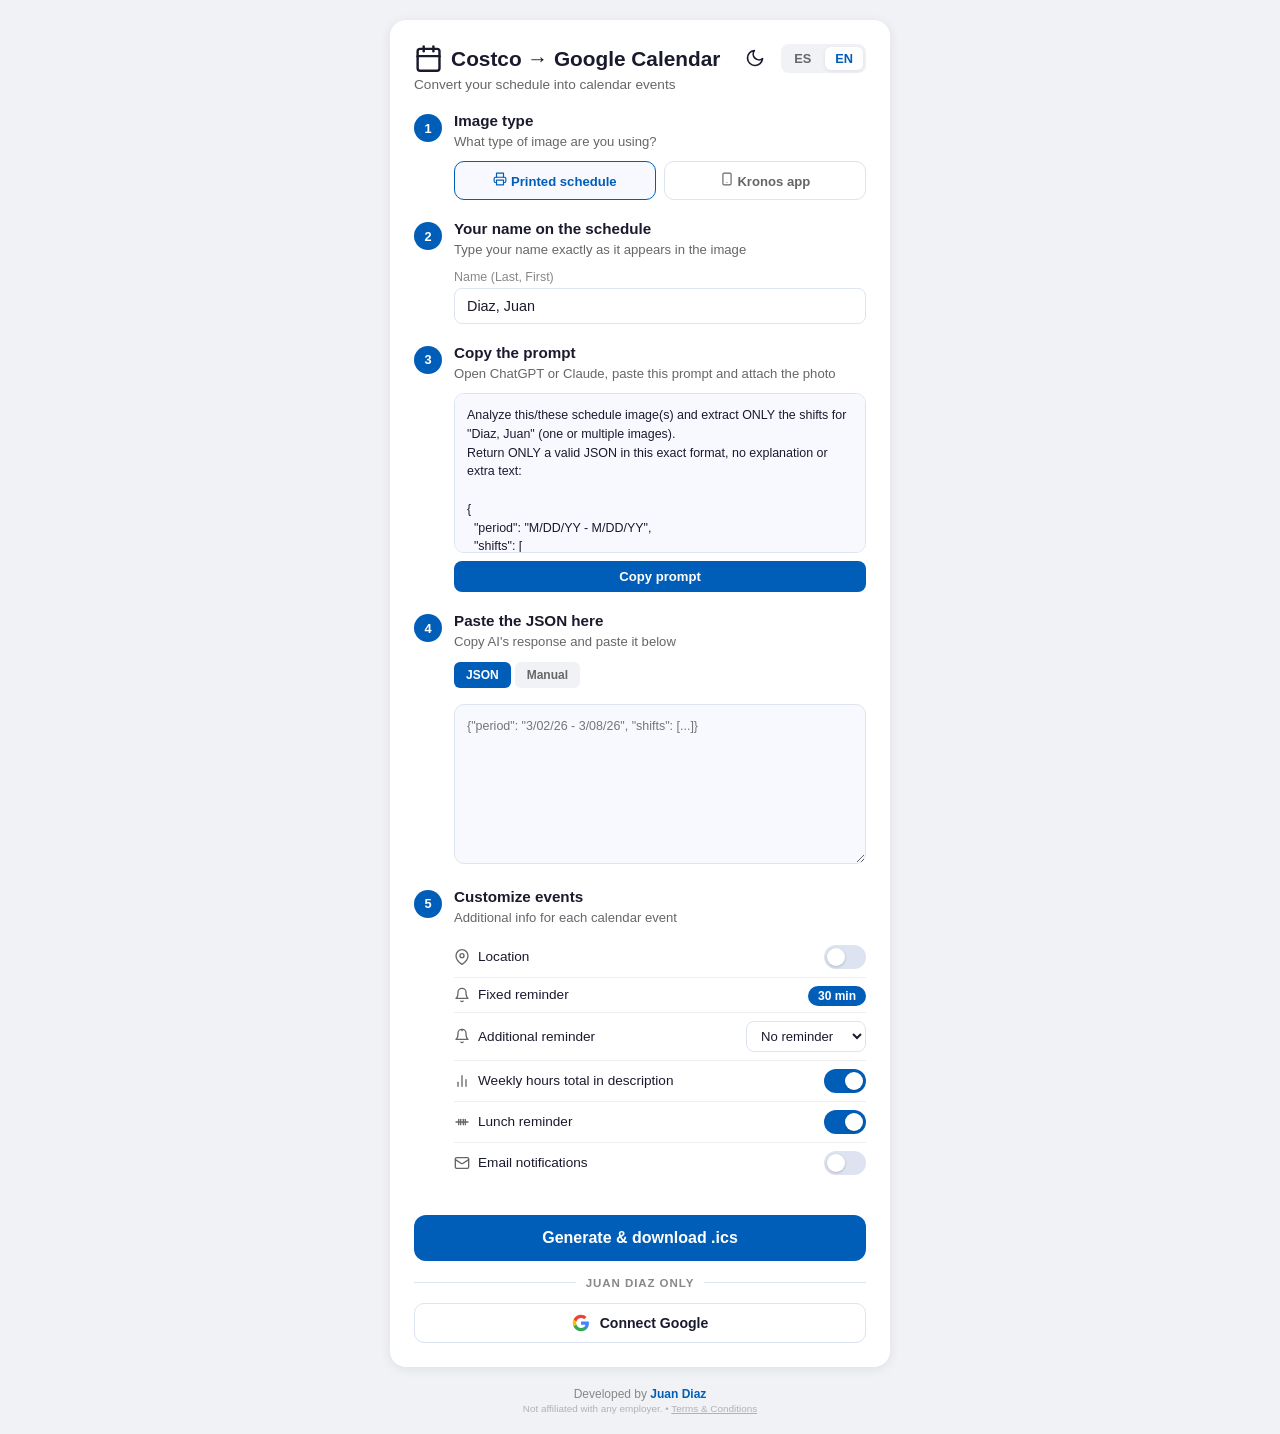
<file: index.html>
<!doctype html>
<html lang="en">
  <head>
    <meta charset="UTF-8" />
    <meta name="viewport" content="width=device-width, initial-scale=1.0" />
    <title>Costco → Google Calendar | Juan Diaz</title>
    <meta
      name="description"
      content="Convert your schedule Image to Google Calendar events."
    />
    <meta name="author" content="Juan Diaz" />
    <meta name="robots" content="index, follow" />
    <link
      rel="icon"
      href="data:image/svg+xml,%3Csvg xmlns='http://www.w3.org/2000/svg' viewBox='0 0 100 100'%3E%3Ctext y='.9em' font-size='90'%3E📅%3C/text%3E%3C/svg%3E"
      type="image/svg+xml"
    />
    <link rel="stylesheet" href="styles.css" />
    <script src="https://accounts.google.com/gsi/client" async defer></script>
    <script
      async
      src="https://www.googletagmanager.com/gtag/js?id=G-KVRXZGZP52"
    ></script>
    <script>
      window.dataLayer = window.dataLayer || [];
      function gtag() {
        dataLayer.push(arguments);
      }
      gtag("js", new Date());
      gtag("config", "G-KVRXZGZP52");
    </script>
  </head>
  <body>
    <div class="card">
      <div class="header-row">
        <div>
          <h1>
            <svg
              class="icon"
              width="22"
              height="22"
              viewBox="0 0 24 24"
              fill="none"
              stroke="currentColor"
              stroke-width="2"
              stroke-linecap="round"
              stroke-linejoin="round"
            >
              <rect x="3" y="4" width="18" height="18" rx="2" />
              <line x1="16" y1="2" x2="16" y2="6" />
              <line x1="8" y1="2" x2="8" y2="6" />
              <line x1="3" y1="10" x2="21" y2="10" />
            </svg>
            Costco &rarr; Google Calendar
          </h1>
          <p class="subtitle" id="txt-subtitle"></p>
        </div>
        <div style="display: flex; gap: 8px; align-items: flex-start">
          <button
            class="theme-toggle"
            id="themeToggle"
            onclick="toggleTheme()"
            title="Toggle theme"
          ></button>
          <div class="lang-toggle">
            <button class="lang-btn" id="btn-es" onclick="setLang('es')">
              ES
            </button>
            <button class="lang-btn active" id="btn-en" onclick="setLang('en')">
              EN
            </button>
          </div>
        </div>
      </div>

      <!-- Step 1 -->
      <div class="step">
        <div class="step-num">1</div>
        <div class="step-content">
          <div class="step-title" id="txt-step1-title"></div>
          <div class="step-desc" id="txt-step1-desc"></div>
          <div class="image-mode-toggle">
            <button
              class="image-mode-btn active"
              id="imgmode-btn-printed"
              onclick="setImageMode('printed')"
            >
              <svg
                width="14"
                height="14"
                viewBox="0 0 24 24"
                fill="none"
                stroke="currentColor"
                stroke-width="2"
                stroke-linecap="round"
                stroke-linejoin="round"
              >
                <polyline points="6 9 6 2 18 2 18 9" />
                <path
                  d="M6 18H4a2 2 0 0 1-2-2v-5a2 2 0 0 1 2-2h16a2 2 0 0 1 2 2v5a2 2 0 0 1-2 2h-2"
                />
                <rect x="6" y="14" width="12" height="8" />
              </svg>
              <span id="txt-imgmode-printed"></span>
            </button>
            <button
              class="image-mode-btn"
              id="imgmode-btn-kronos"
              onclick="setImageMode('kronos')"
            >
              <svg
                width="14"
                height="14"
                viewBox="0 0 24 24"
                fill="none"
                stroke="currentColor"
                stroke-width="2"
                stroke-linecap="round"
                stroke-linejoin="round"
              >
                <rect x="5" y="2" width="14" height="20" rx="2" />
                <line x1="12" y1="18" x2="12.01" y2="18" />
              </svg>
              <span id="txt-imgmode-kronos"></span>
            </button>
          </div>
        </div>
      </div>

      <!-- Step 2: Name -->
      <div class="step" id="nameStep">
        <div class="step-num">2</div>
        <div class="step-content">
          <div class="step-title" id="txt-step2-title"></div>
          <div class="step-desc" id="txt-step2-desc"></div>
          <div class="name-input-wrap">
            <label id="txt-name-label"></label>
            <input
              type="text"
              class="name-input"
              id="employeeName"
              value="Diaz, Juan"
              oninput="onNameInput()"
            />
          </div>
        </div>
      </div>

      <!-- Step 3: Prompt -->
      <div class="step">
        <div class="step-num" id="stepnum-prompt">3</div>
        <div class="step-content">
          <div class="step-title" id="txt-step3-title"></div>
          <div class="step-desc" id="txt-step3-desc"></div>
          <div class="prompt-box" id="promptText"></div>
          <button
            class="copy-btn"
            id="copyPromptBtn"
            onclick="copyPrompt()"
          ></button>
        </div>
      </div>

      <!-- Step 4: JSON / Manual -->
      <div class="step">
        <div class="step-num" id="stepnum-json">4</div>
        <div class="step-content">
          <div class="step-title" id="txt-step4-title"></div>
          <div class="step-desc" id="txt-step4-desc"></div>
          <div class="input-toggle">
            <button
              class="input-toggle-btn active"
              id="btn-json"
              onclick="setInputMode('json')"
            >
              JSON
            </button>
            <button
              class="input-toggle-btn"
              id="btn-manual"
              onclick="setInputMode('manual')"
            >
              Manual
            </button>
          </div>
          <textarea
            id="jsonInput"
            oninput="validateJsonInputLive()"
            placeholder='{"period": "3/02/26 - 3/08/26", "shifts": [...]}'
          ></textarea>
          <button
            class="fix-json-btn"
            id="fixJsonBtn"
            onclick="fixJsonInput()"
            style="display: none"
          ></button>
          <div class="json-validation" id="jsonValidation"></div>
          <div id="manualInput" style="display: none">
            <div class="manual-row">
              <input type="date" id="manualDate" class="manual-input" />
              <input type="time" id="manualStart" class="manual-input small" />
              <span>-</span>
              <input type="time" id="manualEnd" class="manual-input small" />
              <button class="add-shift-btn" onclick="addShift()">+</button>
            </div>
            <div class="manual-shifts" id="manualShiftsList"></div>
            <button
              class="clear-shifts-btn"
              onclick="clearManualShifts()"
              id="txt-clear-btn"
            ></button>
          </div>
        </div>
      </div>

      <!-- Step 5: Options -->
      <div class="step">
        <div class="step-num" id="stepnum-options">5</div>
        <div class="step-content">
          <div class="step-title" id="txt-step5-title"></div>
          <div class="step-desc" id="txt-step5-desc"></div>

          <!-- Location -->
          <div class="option-row">
            <div class="option-label-wrap">
              <svg
                class="opt-icon"
                width="16"
                height="16"
                viewBox="0 0 24 24"
                fill="none"
                stroke="currentColor"
                stroke-width="2"
                stroke-linecap="round"
                stroke-linejoin="round"
              >
                <path d="M21 10c0 7-9 13-9 13s-9-6-9-13a9 9 0 0 1 18 0z" />
                <circle cx="12" cy="10" r="3" />
              </svg>
              <label class="option-label" id="txt-opt-location-label"></label>
            </div>
            <div class="option-control">
              <label class="toggle-switch">
                <input type="checkbox" id="locationToggle" />
                <span class="toggle-slider"></span>
              </label>
              <select class="reminder-select" id="locationSelect" style="display: none; margin-left: 8px;">
                <option value="500 Tyvola Rd, Charlotte, NC 28217" selected>
                  CLT
                </option>
                <option value="2125 Matthews Township Pkwy, Matthews, NC 28105">
                  Matthews
                </option>
                <option value="8800 Charlotte Highway, Indian Land, SC 29707">
                  Indian Land
                </option>
                <option value="392 Talbert Rd, Mooresville, NC 28117">
                  Mooresville
                </option>
              </select>
            </div>
          </div>

          <!-- Reminder 1: fixed 30 min -->
          <div class="option-row">
            <div class="option-label-wrap">
              <svg
                class="opt-icon"
                width="16"
                height="16"
                viewBox="0 0 24 24"
                fill="none"
                stroke="currentColor"
                stroke-width="2"
                stroke-linecap="round"
                stroke-linejoin="round"
              >
                <path d="M18 8A6 6 0 0 0 6 8c0 7-3 9-3 9h18s-3-2-3-9" />
                <path d="M13.73 21a2 2 0 0 1-3.46 0" />
              </svg>
              <label class="option-label" id="txt-opt-reminder1-label"></label>
            </div>
            <div class="option-control">
              <span class="reminder-fixed-badge">30 min</span>
            </div>
          </div>

          <!-- Reminder 2: editable -->
          <div class="option-row">
            <div class="option-label-wrap">
              <svg
                class="opt-icon"
                width="16"
                height="16"
                viewBox="0 0 24 24"
                fill="none"
                stroke="currentColor"
                stroke-width="2"
                stroke-linecap="round"
                stroke-linejoin="round"
              >
                <path d="M18 8A6 6 0 0 0 6 8c0 7-3 9-3 9h18s-3-2-3-9" />
                <path d="M13.73 21a2 2 0 0 1-3.46 0" />
                <line x1="12" y1="2" x2="12" y2="4" />
              </svg>
              <label class="option-label" id="txt-opt-reminder2-label"></label>
            </div>
            <div class="option-control">
              <select class="reminder-select" id="reminderSelect">
                <option value="0" id="opt-none" selected></option>
                <option value="15">15 min</option>
                <option value="60">1 h</option>
                <option value="120">2 h</option>
                <option value="180">3 h</option>
                <option value="1440">1 day</option>
              </select>
            </div>
          </div>

          <!-- Weekly summary toggle -->
          <div class="option-row">
            <div class="option-label-wrap">
              <svg
                class="opt-icon"
                width="16"
                height="16"
                viewBox="0 0 24 24"
                fill="none"
                stroke="currentColor"
                stroke-width="2"
                stroke-linecap="round"
                stroke-linejoin="round"
              >
                <line x1="18" y1="20" x2="18" y2="10" />
                <line x1="12" y1="20" x2="12" y2="4" />
                <line x1="6" y1="20" x2="6" y2="14" />
              </svg>
              <label class="option-label" id="txt-opt-weekly-label"></label>
            </div>
            <div class="option-control">
              <label class="toggle-switch">
                <input type="checkbox" id="weeklyToggle" checked />
                <span class="toggle-slider"></span>
              </label>
            </div>
          </div>

          <!-- Lunch reminder toggle -->
          <div class="option-row">
            <div class="option-label-wrap">
              <svg
                class="opt-icon"
                width="16"
                height="16"
                viewBox="0 0 24 24"
                fill="none"
                stroke="currentColor"
                stroke-width="2"
                stroke-linecap="round"
                stroke-linejoin="round"
              >
                <path d="M3 12h18" />
                <path d="M7 8v8" />
                <path d="M17 8v8" />
                <path d="M10 8v8" />
                <path d="M14 8v8" />
              </svg>
              <label class="option-label" id="txt-opt-lunch-label"></label>
            </div>
            <div class="option-control">
              <label class="toggle-switch">
                <input type="checkbox" id="lunchToggle" checked />
                <span class="toggle-slider"></span>
              </label>
            </div>
          </div>

          <!-- Email notifications toggle -->
          <div class="option-row">
            <div class="option-label-wrap">
              <svg
                class="opt-icon"
                width="16"
                height="16"
                viewBox="0 0 24 24"
                fill="none"
                stroke="currentColor"
                stroke-width="2"
                stroke-linecap="round"
                stroke-linejoin="round"
              >
                <rect width="20" height="16" x="2" y="4" rx="2" />
                <path d="m22 7-8.97 5.7a1.94 1.94 0 0 1-2.06 0L2 7" />
              </svg>
              <label class="option-label" id="txt-opt-email-label"></label>
            </div>
            <div class="option-control">
              <label class="toggle-switch">
                <input type="checkbox" id="emailToggle" />
                <span class="toggle-slider"></span>
              </label>
            </div>
          </div>
        </div>
      </div>

      <!-- Generate (everyone) -->
      <button
        class="generate-btn"
        id="txt-generate-btn"
        onclick="generate()"
      ></button>

      <!-- Juan Diaz only -->
      <div id="juanSection" style="display: none">
        <div class="juan-divider"><span id="txt-juan-divider"></span></div>

        <div id="googleAuthRow">
          <div id="googleSignedOut">
            <button class="google-btn" onclick="signInWithGoogle()">
              <svg
                width="18"
                height="18"
                viewBox="0 0 24 24"
                xmlns="http://www.w3.org/2000/svg"
              >
                <path
                  d="M22.56 12.25c0-.78-.07-1.53-.2-2.25H12v4.26h5.92c-.26 1.37-1.04 2.53-2.21 3.31v2.77h3.57c2.08-1.92 3.28-4.74 3.28-8.09z"
                  fill="#4285F4"
                />
                <path
                  d="M12 23c2.97 0 5.46-.98 7.28-2.66l-3.57-2.77c-.98.66-2.23 1.06-3.71 1.06-2.86 0-5.29-1.93-6.16-4.53H2.18v2.84C3.99 20.53 7.7 23 12 23z"
                  fill="#34A853"
                />
                <path
                  d="M5.84 14.09c-.22-.66-.35-1.36-.35-2.09s.13-1.43.35-2.09V7.07H2.18C1.43 8.55 1 10.22 1 12s.43 3.45 1.18 4.93l3.66-2.84z"
                  fill="#FBBC05"
                />
                <path
                  d="M12 5.38c1.62 0 3.06.56 4.21 1.64l3.15-3.15C17.45 2.09 14.97 1 12 1 7.7 1 3.99 3.47 2.18 7.07l3.66 2.84c.87-2.6 3.3-4.53 6.16-4.53z"
                  fill="#EA4335"
                />
              </svg>
              <span id="txt-google-signin"></span>
            </button>
          </div>
          <div id="googleSignedIn" style="display: none">
            <div class="signed-in-row">
              <div class="signed-in-info">
                <span class="signed-in-dot"></span>
                <span id="signedInEmail" class="signed-in-email"></span>
              </div>
              <button
                class="sign-out-btn"
                onclick="signOut()"
                id="txt-signout-btn"
              ></button>
            </div>
            <div class="google-action-btns">
              <div class="google-action-row">
                <button
                  class="google-action-btn calendar-btn"
                  id="txt-send-calendar"
                  onclick="sendToGoogleCalendar()"
                >
                  <svg
                    width="14"
                    height="14"
                    viewBox="0 0 24 24"
                    fill="none"
                    stroke="currentColor"
                    stroke-width="2.5"
                    stroke-linecap="round"
                    stroke-linejoin="round"
                  >
                    <rect x="3" y="4" width="18" height="18" rx="2" />
                    <line x1="16" y1="2" x2="16" y2="6" />
                    <line x1="8" y1="2" x2="8" y2="6" />
                    <line x1="3" y1="10" x2="21" y2="10" />
                  </svg>
                  <span></span>
                </button>
                <button
                  class="google-action-btn sheets-btn"
                  id="txt-send-sheets"
                  onclick="sendToSheets()"
                >
                  <svg
                    width="14"
                    height="14"
                    viewBox="0 0 24 24"
                    fill="none"
                    stroke="currentColor"
                    stroke-width="2.5"
                    stroke-linecap="round"
                    stroke-linejoin="round"
                  >
                    <rect x="3" y="3" width="18" height="18" rx="2" />
                    <line x1="3" y1="9" x2="21" y2="9" />
                    <line x1="3" y1="15" x2="21" y2="15" />
                    <line x1="9" y1="3" x2="9" y2="21" />
                  </svg>
                  <span></span>
                </button>
                <button
                  class="google-action-btn both-btn"
                  id="txt-send-both"
                  onclick="sendToBoth()"
                >
                  <svg
                    width="14"
                    height="14"
                    viewBox="0 0 24 24"
                    fill="none"
                    stroke="currentColor"
                    stroke-width="2.5"
                    stroke-linecap="round"
                    stroke-linejoin="round"
                  >
                    <polyline points="20 6 9 17 4 12" />
                  </svg>
                  <span></span>
                </button>
              </div>
              <div class="google-action-row">
                <button
                  class="google-action-btn sheets-btn"
                  id="txt-open-sheet"
                  onclick="openOwnerSheet()"
                  style="display: none"
                >
                  <svg
                    width="14"
                    height="14"
                    viewBox="0 0 24 24"
                    fill="none"
                    stroke="currentColor"
                    stroke-width="2.5"
                    stroke-linecap="round"
                    stroke-linejoin="round"
                  >
                    <path d="M14 3h7v7" />
                    <path d="M10 14L21 3" />
                    <path d="M21 14v7h-7" />
                    <path d="M3 10V3h7" />
                  </svg>
                  <span></span>
                </button>
                <button
                  class="google-action-btn stats-btn"
                  id="txt-view-stats"
                  onclick="openStats()"
                  style="display: none"
                >
                  <svg
                    width="14"
                    height="14"
                    viewBox="0 0 24 24"
                    fill="none"
                    stroke="currentColor"
                    stroke-width="2.5"
                    stroke-linecap="round"
                    stroke-linejoin="round"
                  >
                    <line x1="18" y1="20" x2="18" y2="10" />
                    <line x1="12" y1="20" x2="12" y2="4" />
                    <line x1="6" y1="20" x2="6" y2="14" />
                  </svg>
                  <span></span>
                </button>
              </div>
            </div>
          </div>
        </div>
        <div
          class="google-status"
          id="googleStatus"
          style="display: none"
        ></div>
      </div>

      <div class="error" id="errorBox"></div>
      <div class="success" id="successBox"></div>

      <div class="preview" id="preview">
        <hr class="divider" />
        <div class="preview-header">
          <div class="preview-title" id="txt-preview-title"></div>
          <div class="weekly-summary" id="weeklySummary"></div>
        </div>
        <div id="shiftList"></div>
      </div>
    </div>

    <footer class="footer">
      <p>
        Developed by
        <a href="https://jpdiaz.dev" target="_blank" rel="noopener noreferrer"
          ><strong>Juan Diaz</strong></a
        >
      </p>
      <p class="footer-legal">
        Not affiliated with any employer. •
        <a href="terms.html" id="terms-link" style="color: inherit; text-decoration: underline;">Terms & Conditions</a>
      </p>
    </footer>
    <script src="script.js"></script>
  </body>
</html>
</file>
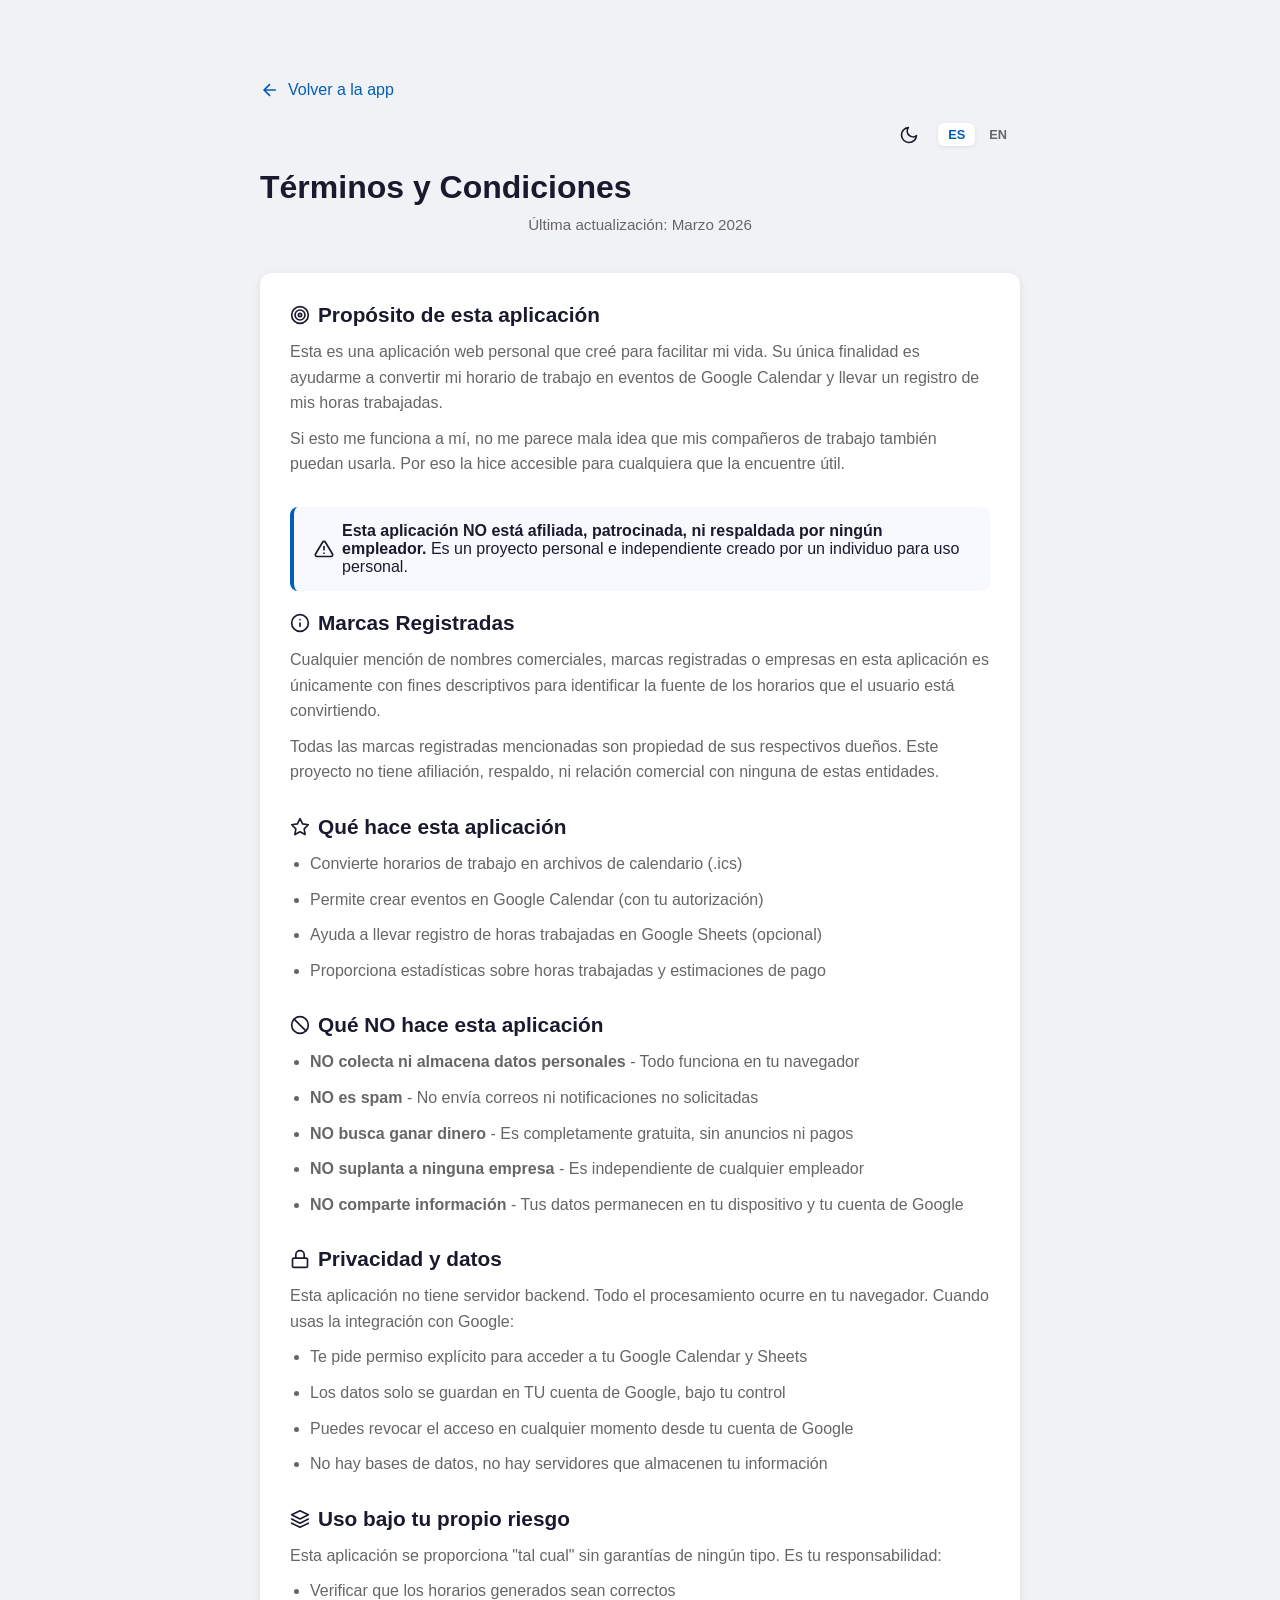
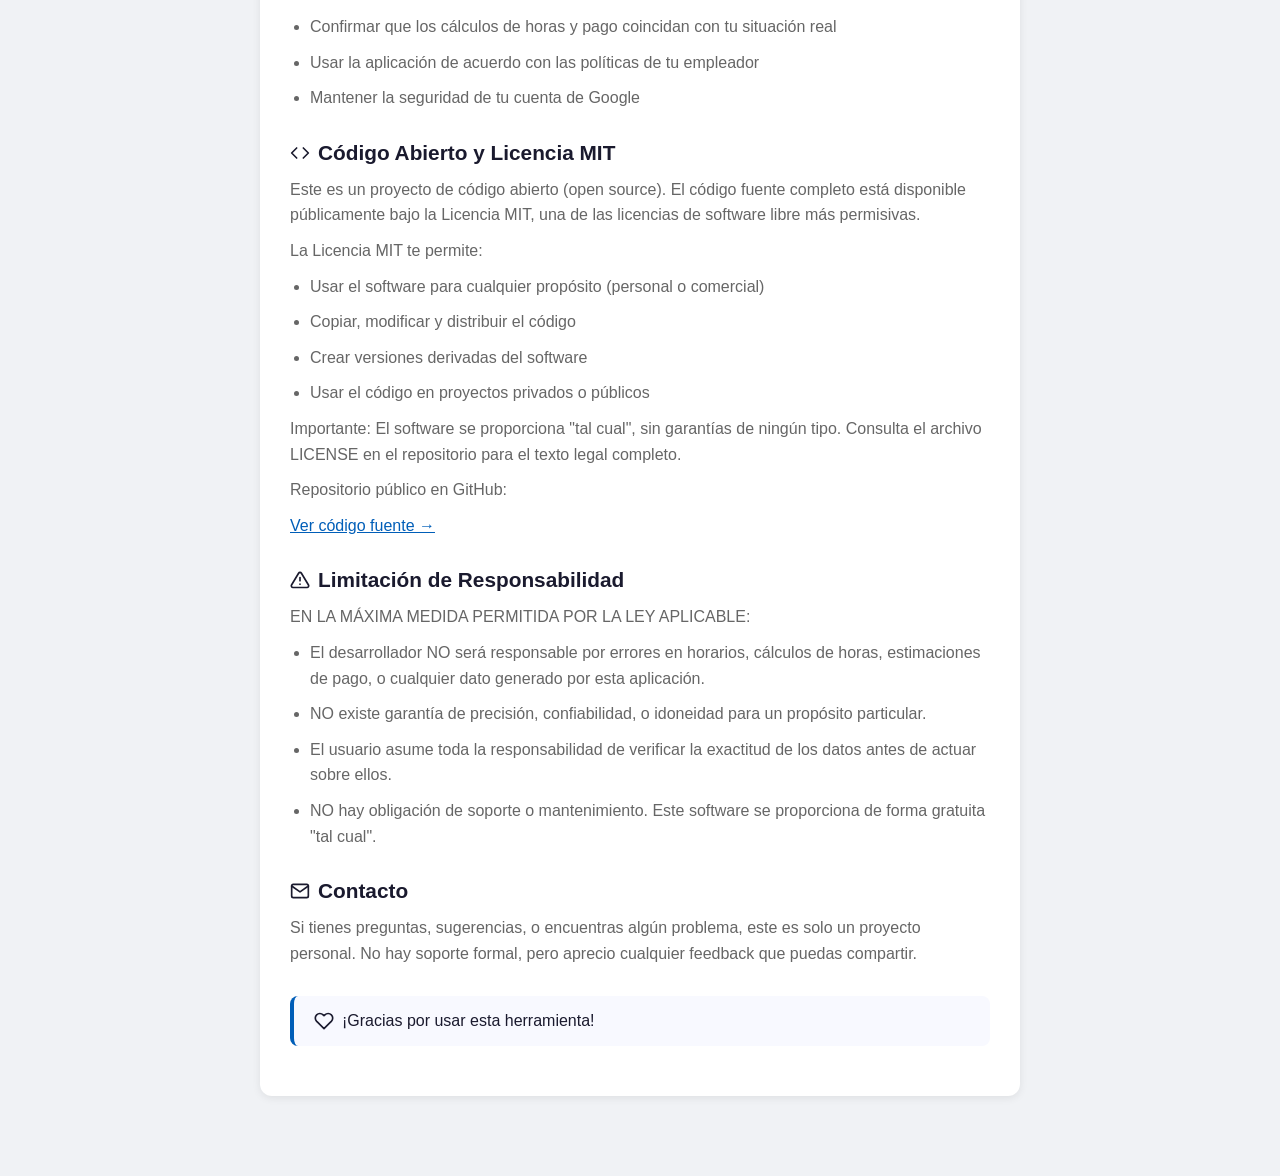
<file: terms.html>
<!doctype html>
<html lang="en">
  <head>
    <meta charset="UTF-8" />
    <meta name="viewport" content="width=device-width, initial-scale=1.0" />
    <title>Terms & Conditions - Costco → Google Calendar | Juan Diaz</title>
    <link
      rel="icon"
      href="data:image/svg+xml,%3Csvg xmlns='http://www.w3.org/2000/svg' viewBox='0 0 100 100'%3E%3Ctext y='.9em' font-size='90'%3E📅%3C/text%3E%3C/svg%3E"
      type="image/svg+xml"
    />
    <link rel="stylesheet" href="styles.css" />
    <style>
      .terms-container {
        max-width: 800px;
        margin: 40px auto;
        padding: 20px;
      }

      .terms-header {
        text-align: center;
        margin-bottom: 40px;
      }

      .terms-header h1 {
        font-size: 2rem;
        margin-bottom: 10px;
        color: var(--text);
      }

      .terms-header p {
        color: var(--text-secondary);
        font-size: 0.95rem;
      }

      .terms-content {
        background: var(--card-bg);
        border-radius: 12px;
        padding: 30px;
        box-shadow: 0 2px 8px var(--shadow);
        transition: background 0.3s;
      }

      .terms-section {
        margin-bottom: 30px;
      }

      .terms-section h2 {
        font-size: 1.3rem;
        margin-bottom: 12px;
        color: var(--text);
        display: flex;
        align-items: center;
        gap: 8px;
      }

      .terms-section p,
      .terms-section li {
        color: var(--text-secondary);
        line-height: 1.6;
        margin-bottom: 10px;
      }

      .terms-section ul {
        margin-left: 20px;
      }

      .important-box {
        background: var(--prompt-bg);
        border-left: 4px solid var(--accent);
        padding: 15px 20px;
        border-radius: 8px;
        margin: 20px 0;
      }

      .important-box p {
        margin: 0;
        color: var(--text);
        font-weight: 500;
      }

      .back-link {
        display: inline-flex;
        align-items: center;
        gap: 8px;
        color: var(--accent);
        text-decoration: none;
        font-weight: 500;
        margin-bottom: 20px;
        transition: opacity 0.2s;
      }

      .back-link:hover {
        opacity: 0.7;
      }

      .lang-toggle-container {
        display: flex;
        justify-content: flex-end;
        margin-bottom: 20px;
      }

      @media (max-width: 768px) {
        .terms-container {
          padding: 15px;
          margin: 20px auto;
        }

        .terms-content {
          padding: 20px;
        }

        .terms-header h1 {
          font-size: 1.5rem;
        }
      }
    </style>
  </head>
  <body>
    <div class="terms-container">
      <a href="index.html" class="back-link">
        <svg
          width="20"
          height="20"
          viewBox="0 0 24 24"
          fill="none"
          stroke="currentColor"
          stroke-width="2"
        >
          <path d="M19 12H5M12 19l-7-7 7-7" />
        </svg>
        <span id="back-text">Back to app</span>
      </a>

      <div class="lang-toggle-container">
        <button
          class="theme-toggle"
          id="themeToggle"
          onclick="toggleTheme()"
          title="Toggle theme"
          style="margin-right: 8px;"
        ></button>
        <div class="lang-toggle">
          <button class="lang-btn active" data-lang="es" id="lang-es-btn">
            ES
          </button>
          <button class="lang-btn" data-lang="en" id="lang-en-btn">EN</button>
        </div>
      </div>

      <div class="terms-header">
        <h1 id="page-title">Términos y Condiciones</h1>
        <p id="page-subtitle">Última actualización: Marzo 2026</p>
      </div>

      <div class="terms-content">
        <!-- Purpose Section -->
        <div class="terms-section">
          <h2>
            <svg
              width="20"
              height="20"
              viewBox="0 0 24 24"
              fill="none"
              stroke="currentColor"
              stroke-width="2"
              stroke-linecap="round"
              stroke-linejoin="round"
            >
              <circle cx="12" cy="12" r="10" />
              <circle cx="12" cy="12" r="6" />
              <circle cx="12" cy="12" r="2" />
            </svg>
            <span id="section1-title">Propósito de esta aplicación</span>
          </h2>
          <p id="section1-p1">
            Esta es una aplicación web personal que creé para facilitar mi vida.
            Su única finalidad es ayudarme a convertir mi horario de trabajo en
            eventos de Google Calendar y llevar un registro de mis horas
            trabajadas.
          </p>
          <p id="section1-p2">
            Si esto me funciona a mí, no me parece mala idea que mis compañeros
            de trabajo también puedan usarla. Por eso la hice accesible para
            cualquiera que la encuentre útil.
          </p>
        </div>

        <!-- Important Disclaimer -->
        <div class="important-box">
          <p
            id="disclaimer-text"
            style="display: flex; align-items: center; gap: 8px"
          >
            <svg
              width="20"
              height="20"
              viewBox="0 0 24 24"
              fill="none"
              stroke="currentColor"
              stroke-width="2"
              stroke-linecap="round"
              stroke-linejoin="round"
              style="flex-shrink: 0"
            >
              <path
                d="M10.29 3.86L1.82 18a2 2 0 0 0 1.71 3h16.94a2 2 0 0 0 1.71-3L13.71 3.86a2 2 0 0 0-3.42 0z"
              />
              <line x1="12" y1="9" x2="12" y2="13" />
              <line x1="12" y1="17" x2="12.01" y2="17" />
            </svg>
            <span
              ><strong
                >Esta aplicación NO está afiliada, patrocinada, ni respaldada por ningún empleador.</strong
              >
              Es un proyecto personal e independiente creado por un individuo para uso personal.</span
            >
          </p>
        </div>

        <!-- Trademarks Section -->
        <div class="terms-section">
          <h2>
            <svg
              width="20"
              height="20"
              viewBox="0 0 24 24"
              fill="none"
              stroke="currentColor"
              stroke-width="2"
              stroke-linecap="round"
              stroke-linejoin="round"
            >
              <circle cx="12" cy="12" r="10"/>
              <path d="M12 16v-4M12 8h.01"/>
            </svg>
            <span id="trademark-title">Marcas Registradas</span>
          </h2>
          <p id="trademark-p1">
            Cualquier mención de nombres comerciales, marcas registradas o empresas en esta aplicación es únicamente con fines descriptivos para identificar la fuente de los horarios que el usuario está convirtiendo.
          </p>
          <p id="trademark-p2">
            Todas las marcas registradas mencionadas son propiedad de sus respectivos dueños. Este proyecto no tiene afiliación, respaldo, ni relación comercial con ninguna de estas entidades.
          </p>
        </div>

        <!-- What This App Does -->
        <div class="terms-section">
          <h2>
            <svg
              width="20"
              height="20"
              viewBox="0 0 24 24"
              fill="none"
              stroke="currentColor"
              stroke-width="2"
              stroke-linecap="round"
              stroke-linejoin="round"
            >
              <polygon
                points="12 2 15.09 8.26 22 9.27 17 14.14 18.18 21.02 12 17.77 5.82 21.02 7 14.14 2 9.27 8.91 8.26 12 2"
              />
            </svg>
            <span id="section2-title">Qué hace esta aplicación</span>
          </h2>
          <ul>
            <li id="section2-li1">
              Convierte horarios de trabajo en archivos de calendario (.ics)
            </li>
            <li id="section2-li2">
              Permite crear eventos en Google Calendar (con tu autorización)
            </li>
            <li id="section2-li3">
              Ayuda a llevar registro de horas trabajadas en Google Sheets
              (opcional)
            </li>
            <li id="section2-li4">
              Proporciona estadísticas sobre horas trabajadas y estimaciones de
              pago
            </li>
          </ul>
        </div>

        <!-- What This App Does NOT Do -->
        <div class="terms-section">
          <h2>
            <svg
              width="20"
              height="20"
              viewBox="0 0 24 24"
              fill="none"
              stroke="currentColor"
              stroke-width="2"
              stroke-linecap="round"
              stroke-linejoin="round"
            >
              <circle cx="12" cy="12" r="10" />
              <line x1="4.93" y1="4.93" x2="19.07" y2="19.07" />
            </svg>
            <span id="section3-title">Qué NO hace esta aplicación</span>
          </h2>
          <ul>
            <li id="section3-li1">
              <strong>NO colecta ni almacena datos personales</strong> - Todo
              funciona en tu navegador
            </li>
            <li id="section3-li2">
              <strong>NO es spam</strong> - No envía correos ni notificaciones
              no solicitadas
            </li>
            <li id="section3-li3">
              <strong>NO busca ganar dinero</strong> - Es completamente
              gratuita, sin anuncios ni pagos
            </li>
            <li id="section3-li4">
              <strong>NO suplanta a ninguna empresa</strong> - Es independiente
              de cualquier empleador
            </li>
            <li id="section3-li5">
              <strong>NO comparte información</strong> - Tus datos permanecen en
              tu dispositivo y tu cuenta de Google
            </li>
          </ul>
        </div>

        <!-- Privacy & Data -->
        <div class="terms-section">
          <h2>
            <svg
              width="20"
              height="20"
              viewBox="0 0 24 24"
              fill="none"
              stroke="currentColor"
              stroke-width="2"
              stroke-linecap="round"
              stroke-linejoin="round"
            >
              <rect x="3" y="11" width="18" height="11" rx="2" ry="2" />
              <path d="M7 11V7a5 5 0 0 1 10 0v4" />
            </svg>
            <span id="section4-title">Privacidad y datos</span>
          </h2>
          <p id="section4-p1">
            Esta aplicación no tiene servidor backend. Todo el procesamiento
            ocurre en tu navegador. Cuando usas la integración con Google:
          </p>
          <ul>
            <li id="section4-li1">
              Te pide permiso explícito para acceder a tu Google Calendar y
              Sheets
            </li>
            <li id="section4-li2">
              Los datos solo se guardan en TU cuenta de Google, bajo tu control
            </li>
            <li id="section4-li3">
              Puedes revocar el acceso en cualquier momento desde tu cuenta de
              Google
            </li>
            <li id="section4-li4">
              No hay bases de datos, no hay servidores que almacenen tu
              información
            </li>
          </ul>
        </div>

        <!-- Use at Your Own Risk -->
        <div class="terms-section">
          <h2>
            <svg
              width="20"
              height="20"
              viewBox="0 0 24 24"
              fill="none"
              stroke="currentColor"
              stroke-width="2"
              stroke-linecap="round"
              stroke-linejoin="round"
            >
              <path d="M12 2L2 7l10 5 10-5-10-5z" />
              <path d="M2 17l10 5 10-5M2 12l10 5 10-5" />
            </svg>
            <span id="section5-title">Uso bajo tu propio riesgo</span>
          </h2>
          <p id="section5-p1">
            Esta aplicación se proporciona "tal cual" sin garantías de ningún
            tipo. Es tu responsabilidad:
          </p>
          <ul>
            <li id="section5-li1">
              Verificar que los horarios generados sean correctos
            </li>
            <li id="section5-li2">
              Confirmar que los cálculos de horas y pago coincidan con tu
              situación real
            </li>
            <li id="section5-li3">
              Usar la aplicación de acuerdo con las políticas de tu empleador
            </li>
            <li id="section5-li4">
              Mantener la seguridad de tu cuenta de Google
            </li>
          </ul>
        </div>

        <!-- Open Source & License -->
        <div class="terms-section">
          <h2>
            <svg
              width="20"
              height="20"
              viewBox="0 0 24 24"
              fill="none"
              stroke="currentColor"
              stroke-width="2"
              stroke-linecap="round"
              stroke-linejoin="round"
            >
              <polyline points="16 18 22 12 16 6" />
              <polyline points="8 6 2 12 8 18" />
            </svg>
            <span id="section6-title">Código Abierto y Licencia MIT</span>
          </h2>
          <p id="section6-p1">
            <strong>Este es un proyecto de código abierto (open source).</strong> El código fuente completo está disponible públicamente bajo la Licencia MIT, una de las licencias de software libre más permisivas.
          </p>
          <p id="section6-p2">
            La Licencia MIT te permite:
          </p>
          <ul id="section6-list">
            <li id="section6-li1">Usar el software para cualquier propósito (personal o comercial)</li>
            <li id="section6-li2">Copiar, modificar y distribuir el código</li>
            <li id="section6-li3">Crear versiones derivadas del software</li>
            <li id="section6-li4">Usar el código en proyectos privados o públicos</li>
          </ul>
          <p id="section6-p3">
            <strong>Importante:</strong> El software se proporciona "tal cual", sin garantías de ningún tipo. Consulta el archivo LICENSE en el repositorio para el texto legal completo.
          </p>
          <p id="section6-p4">
            Repositorio público en GitHub:
          </p>
          <p style="margin-top: 10px;">
            <a
              href="https://github.com/JuanPabloDiaz/shift2calendar"
              target="_blank"
              rel="noopener noreferrer"
              id="section6-link"
              style="color: var(--accent); text-decoration: underline; font-weight: 500;"
            >
              Ver código fuente →
            </a>
          </p>
        </div>

        <!-- Limitation of Liability -->
        <div class="terms-section">
          <h2>
            <svg
              width="20"
              height="20"
              viewBox="0 0 24 24"
              fill="none"
              stroke="currentColor"
              stroke-width="2"
              stroke-linecap="round"
              stroke-linejoin="round"
            >
              <path d="M10.29 3.86L1.82 18a2 2 0 0 0 1.71 3h16.94a2 2 0 0 0 1.71-3L13.71 3.86a2 2 0 0 0-3.42 0z"/>
              <line x1="12" y1="9" x2="12" y2="13"/>
              <line x1="12" y1="17" x2="12.01" y2="17"/>
            </svg>
            <span id="section8-title">Limitación de Responsabilidad</span>
          </h2>
          <p id="section8-p1">
            EN LA MÁXIMA MEDIDA PERMITIDA POR LA LEY APLICABLE:
          </p>
          <ul id="section8-list">
            <li id="section8-li1">
              <strong>El desarrollador NO será responsable</strong> por errores en horarios, cálculos de horas, estimaciones de pago, o cualquier dato generado por esta aplicación.
            </li>
            <li id="section8-li2">
              <strong>NO existe garantía</strong> de precisión, confiabilidad, o idoneidad para un propósito particular.
            </li>
            <li id="section8-li3">
              <strong>El usuario asume toda la responsabilidad</strong> de verificar la exactitud de los datos antes de actuar sobre ellos.
            </li>
            <li id="section8-li4">
              <strong>NO hay obligación de soporte</strong> o mantenimiento. Este software se proporciona de forma gratuita "tal cual".
            </li>
          </ul>
        </div>

        <!-- Contact -->
        <div class="terms-section">
          <h2>
            <svg
              width="20"
              height="20"
              viewBox="0 0 24 24"
              fill="none"
              stroke="currentColor"
              stroke-width="2"
              stroke-linecap="round"
              stroke-linejoin="round"
            >
              <path
                d="M4 4h16c1.1 0 2 .9 2 2v12c0 1.1-.9 2-2 2H4c-1.1 0-2-.9-2-2V6c0-1.1.9-2 2-2z"
              />
              <polyline points="22,6 12,13 2,6" />
            </svg>
            <span id="section7-title">Contacto</span>
          </h2>
          <p id="section7-p1">
            Si tienes preguntas, sugerencias, o encuentras algún problema, este
            es solo un proyecto personal. No hay soporte formal, pero aprecio
            cualquier feedback que puedas compartir.
          </p>
        </div>

        <!-- Final Note -->
        <div class="important-box">
          <p
            id="final-note"
            style="display: flex; align-items: center; gap: 8px"
          >
            <svg
              width="20"
              height="20"
              viewBox="0 0 24 24"
              fill="none"
              stroke="currentColor"
              stroke-width="2"
              stroke-linecap="round"
              stroke-linejoin="round"
              style="flex-shrink: 0"
            >
              <path
                d="M20.84 4.61a5.5 5.5 0 0 0-7.78 0L12 5.67l-1.06-1.06a5.5 5.5 0 0 0-7.78 7.78l1.06 1.06L12 21.23l7.78-7.78 1.06-1.06a5.5 5.5 0 0 0 0-7.78z"
              />
            </svg>
            <span
              >Espero que esta herramienta te sea tan útil como lo es para mí.
              ¡Que tengas un buen día!</span
            >
          </p>
        </div>
      </div>
    </div>

    <script>
      // Language management
      let lang = localStorage.getItem("lang") || "es";

      const translations = {
        es: {
          backText: "Volver a la app",
          pageTitle: "Términos y Condiciones",
          pageSubtitle: "Última actualización: Marzo 2026",
          section1Title: "Propósito de esta aplicación",
          section1P1:
            "Esta es una aplicación web personal que creé para facilitar mi vida. Su única finalidad es ayudarme a convertir mi horario de trabajo en eventos de Google Calendar y llevar un registro de mis horas trabajadas.",
          section1P2:
            "Si esto me funciona a mí, no me parece mala idea que mis compañeros de trabajo también puedan usarla. Por eso la hice accesible para cualquiera que la encuentre útil.",
          disclaimerText:
            "Esta aplicación NO está afiliada, patrocinada, ni respaldada por ningún empleador. Es un proyecto personal e independiente creado por un individuo para uso personal.",
          trademarkTitle: "Marcas Registradas",
          trademarkP1:
            "Cualquier mención de nombres comerciales, marcas registradas o empresas en esta aplicación es únicamente con fines descriptivos para identificar la fuente de los horarios que el usuario está convirtiendo.",
          trademarkP2:
            "Todas las marcas registradas mencionadas son propiedad de sus respectivos dueños. Este proyecto no tiene afiliación, respaldo, ni relación comercial con ninguna de estas entidades.",
          section2Title: "Qué hace esta aplicación",
          section2Li1:
            "Convierte horarios de trabajo en archivos de calendario (.ics)",
          section2Li2:
            "Permite crear eventos en Google Calendar (con tu autorización)",
          section2Li3:
            "Ayuda a llevar registro de horas trabajadas en Google Sheets (opcional)",
          section2Li4:
            "Proporciona estadísticas sobre horas trabajadas y estimaciones de pago",
          section3Title: "Qué NO hace esta aplicación",
          section3Li1:
            "NO colecta ni almacena datos personales - Todo funciona en tu navegador",
          section3Li2:
            "NO es spam - No envía correos ni notificaciones no solicitadas",
          section3Li3:
            "NO busca ganar dinero - Es completamente gratuita, sin anuncios ni pagos",
          section3Li4:
            "NO suplanta a ninguna empresa - Es independiente de cualquier empleador",
          section3Li5:
            "NO comparte información - Tus datos permanecen en tu dispositivo y tu cuenta de Google",
          section4Title: "Privacidad y datos",
          section4P1:
            "Esta aplicación no tiene servidor backend. Todo el procesamiento ocurre en tu navegador. Cuando usas la integración con Google:",
          section4Li1:
            "Te pide permiso explícito para acceder a tu Google Calendar y Sheets",
          section4Li2:
            "Los datos solo se guardan en TU cuenta de Google, bajo tu control",
          section4Li3:
            "Puedes revocar el acceso en cualquier momento desde tu cuenta de Google",
          section4Li4:
            "No hay bases de datos, no hay servidores que almacenen tu información",
          section5Title: "Uso bajo tu propio riesgo",
          section5P1:
            'Esta aplicación se proporciona "tal cual" sin garantías de ningún tipo. Es tu responsabilidad:',
          section5Li1: "Verificar que los horarios generados sean correctos",
          section5Li2:
            "Confirmar que los cálculos de horas y pago coincidan con tu situación real",
          section5Li3:
            "Usar la aplicación de acuerdo con las políticas de tu empleador",
          section5Li4: "Mantener la seguridad de tu cuenta de Google",
          section6Title: "Código Abierto y Licencia MIT",
          section6P1:
            "Este es un proyecto de código abierto (open source). El código fuente completo está disponible públicamente bajo la Licencia MIT, una de las licencias de software libre más permisivas.",
          section6P2:
            "La Licencia MIT te permite:",
          section6Li1: "Usar el software para cualquier propósito (personal o comercial)",
          section6Li2: "Copiar, modificar y distribuir el código",
          section6Li3: "Crear versiones derivadas del software",
          section6Li4: "Usar el código en proyectos privados o públicos",
          section6P3:
            "Importante: El software se proporciona \"tal cual\", sin garantías de ningún tipo. Consulta el archivo LICENSE en el repositorio para el texto legal completo.",
          section6P4:
            "Repositorio público en GitHub:",
          section6Link: "Ver código fuente",
          section8Title: "Limitación de Responsabilidad",
          section8P1:
            "EN LA MÁXIMA MEDIDA PERMITIDA POR LA LEY APLICABLE:",
          section8Li1:
            "El desarrollador NO será responsable por errores en horarios, cálculos de horas, estimaciones de pago, o cualquier dato generado por esta aplicación.",
          section8Li2:
            "NO existe garantía de precisión, confiabilidad, o idoneidad para un propósito particular.",
          section8Li3:
            "El usuario asume toda la responsabilidad de verificar la exactitud de los datos antes de actuar sobre ellos.",
          section8Li4:
            "NO hay obligación de soporte o mantenimiento. Este software se proporciona de forma gratuita \"tal cual\".",
          section7Title: "Contacto",
          section7P1:
            "Si tienes preguntas, sugerencias, o encuentras algún problema, este es solo un proyecto personal. No hay soporte formal, pero aprecio cualquier feedback que puedas compartir.",
          finalNote:
            "¡Gracias por usar esta herramienta!",
        },
        en: {
          backText: "Back to app",
          pageTitle: "Terms & Conditions",
          pageSubtitle: "Last updated: March 2026",
          section1Title: "Purpose of this application",
          section1P1:
            "This is a personal web application I created to make my life easier. Its only purpose is to help me convert my work schedule into Google Calendar events and keep track of my worked hours.",
          section1P2:
            "If this works for me, I thought it wouldn't hurt for my coworkers to be able to use it too. That's why I made it accessible to anyone who finds it useful.",
          disclaimerText:
            "This application is NOT affiliated with, sponsored by, or endorsed by any employer. It's a personal and independent project created by an individual for personal use.",
          trademarkTitle: "Trademarks",
          trademarkP1:
            "Any mention of trade names, trademarks, or companies in this application is solely for descriptive purposes to identify the source of the schedules the user is converting.",
          trademarkP2:
            "All mentioned trademarks are the property of their respective owners. This project has no affiliation, endorsement, or business relationship with any of these entities.",
          section2Title: "What this app does",
          section2Li1: "Converts work schedules into calendar files (.ics)",
          section2Li2:
            "Allows creating events in Google Calendar (with your authorization)",
          section2Li3: "Helps track worked hours in Google Sheets (optional)",
          section2Li4:
            "Provides statistics about worked hours and pay estimates",
          section3Title: "What this app does NOT do",
          section3Li1:
            "Does NOT collect or store personal data - Everything runs in your browser",
          section3Li2:
            "Is NOT spam - Doesn't send unwanted emails or notifications",
          section3Li3:
            "Does NOT seek to make money - It's completely free, no ads or payments",
          section3Li4:
            "Does NOT impersonate any company - It's independent from any employer",
          section3Li5:
            "Does NOT share information - Your data stays on your device and your Google account",
          section4Title: "Privacy and data",
          section4P1:
            "This application has no backend server. All processing happens in your browser. When you use Google integration:",
          section4Li1:
            "It asks for explicit permission to access your Google Calendar and Sheets",
          section4Li2:
            "Data is only saved in YOUR Google account, under your control",
          section4Li3:
            "You can revoke access at any time from your Google account",
          section4Li4:
            "There are no databases, no servers storing your information",
          section5Title: "Use at your own risk",
          section5P1:
            'This application is provided "as is" without warranties of any kind. It\'s your responsibility to:',
          section5Li1: "Verify that generated schedules are correct",
          section5Li2:
            "Confirm that hours and pay calculations match your real situation",
          section5Li3:
            "Use the application in accordance with your employer's policies",
          section5Li4: "Maintain the security of your Google account",
          section6Title: "Open Source and MIT License",
          section6P1:
            "This is an open source project. The complete source code is publicly available under the MIT License, one of the most permissive free software licenses.",
          section6P2:
            "The MIT License allows you to:",
          section6Li1: "Use the software for any purpose (personal or commercial)",
          section6Li2: "Copy, modify, and distribute the code",
          section6Li3: "Create derivative versions of the software",
          section6Li4: "Use the code in private or public projects",
          section6P3:
            "Important: The software is provided \"as is\", without warranties of any kind. See the LICENSE file in the repository for the complete legal text.",
          section6P4:
            "Public repository on GitHub:",
          section6Link: "View source code",
          section8Title: "Limitation of Liability",
          section8P1:
            "TO THE MAXIMUM EXTENT PERMITTED BY APPLICABLE LAW:",
          section8Li1:
            "The developer shall NOT be liable for errors in schedules, hour calculations, pay estimates, or any data generated by this application.",
          section8Li2:
            "There is NO warranty of accuracy, reliability, or fitness for a particular purpose.",
          section8Li3:
            "The user assumes all responsibility for verifying the accuracy of data before acting on it.",
          section8Li4:
            "There is NO obligation of support or maintenance. This software is provided free of charge \"as is\".",
          section7Title: "Contact",
          section7P1:
            "If you have questions, suggestions, or find any issues, this is just a personal project. There's no formal support, but I appreciate any feedback you can share.",
          finalNote:
            "Thanks for using this tool!",
        },
      };

      function applyTranslations() {
        const t = translations[lang];
        document.getElementById("back-text").textContent = t.backText;
        document.getElementById("page-title").textContent = t.pageTitle;
        document.getElementById("page-subtitle").textContent = t.pageSubtitle;
        document.getElementById("section1-title").textContent = t.section1Title;
        document.getElementById("section1-p1").textContent = t.section1P1;
        document.getElementById("section1-p2").textContent = t.section1P2;
        const disclaimerEl = document.getElementById("disclaimer-text");
        const disclaimerSpan = disclaimerEl.querySelector("span");
        disclaimerSpan.innerHTML = `<strong>${t.disclaimerText.split(". ")[0]}.</strong> ${t.disclaimerText.split(". ")[1]}`;
        document.getElementById("trademark-title").textContent = t.trademarkTitle;
        document.getElementById("trademark-p1").textContent = t.trademarkP1;
        document.getElementById("trademark-p2").textContent = t.trademarkP2;
        document.getElementById("section2-title").textContent = t.section2Title;
        document.getElementById("section2-li1").textContent = t.section2Li1;
        document.getElementById("section2-li2").textContent = t.section2Li2;
        document.getElementById("section2-li3").textContent = t.section2Li3;
        document.getElementById("section2-li4").textContent = t.section2Li4;
        document.getElementById("section3-title").textContent = t.section3Title;
        document.getElementById("section3-li1").innerHTML =
          `<strong>${t.section3Li1.split(" - ")[0]}</strong> - ${t.section3Li1.split(" - ")[1]}`;
        document.getElementById("section3-li2").innerHTML =
          `<strong>${t.section3Li2.split(" - ")[0]}</strong> - ${t.section3Li2.split(" - ")[1]}`;
        document.getElementById("section3-li3").innerHTML =
          `<strong>${t.section3Li3.split(" - ")[0]}</strong> - ${t.section3Li3.split(" - ")[1]}`;
        document.getElementById("section3-li4").innerHTML =
          `<strong>${t.section3Li4.split(" - ")[0]}</strong> - ${t.section3Li4.split(" - ")[1]}`;
        document.getElementById("section3-li5").innerHTML =
          `<strong>${t.section3Li5.split(" - ")[0]}</strong> - ${t.section3Li5.split(" - ")[1]}`;
        document.getElementById("section4-title").textContent = t.section4Title;
        document.getElementById("section4-p1").textContent = t.section4P1;
        document.getElementById("section4-li1").textContent = t.section4Li1;
        document.getElementById("section4-li2").textContent = t.section4Li2;
        document.getElementById("section4-li3").textContent = t.section4Li3;
        document.getElementById("section4-li4").textContent = t.section4Li4;
        document.getElementById("section5-title").textContent = t.section5Title;
        document.getElementById("section5-p1").textContent = t.section5P1;
        document.getElementById("section5-li1").textContent = t.section5Li1;
        document.getElementById("section5-li2").textContent = t.section5Li2;
        document.getElementById("section5-li3").textContent = t.section5Li3;
        document.getElementById("section5-li4").textContent = t.section5Li4;
        document.getElementById("section6-title").textContent = t.section6Title;
        document.getElementById("section6-p1").textContent = t.section6P1;
        document.getElementById("section6-p2").textContent = t.section6P2;
        document.getElementById("section6-li1").textContent = t.section6Li1;
        document.getElementById("section6-li2").textContent = t.section6Li2;
        document.getElementById("section6-li3").textContent = t.section6Li3;
        document.getElementById("section6-li4").textContent = t.section6Li4;
        document.getElementById("section6-p3").textContent = t.section6P3;
        document.getElementById("section6-p4").textContent = t.section6P4;
        document.getElementById("section6-link").textContent = t.section6Link + " →";
        document.getElementById("section8-title").textContent = t.section8Title;
        document.getElementById("section8-p1").textContent = t.section8P1;
        document.getElementById("section8-li1").textContent = t.section8Li1;
        document.getElementById("section8-li2").textContent = t.section8Li2;
        document.getElementById("section8-li3").textContent = t.section8Li3;
        document.getElementById("section8-li4").textContent = t.section8Li4;
        document.getElementById("section7-title").textContent = t.section7Title;
        document.getElementById("section7-p1").textContent = t.section7P1;
        const finalNoteEl = document.getElementById("final-note");
        const finalNoteSpan = finalNoteEl.querySelector("span");
        finalNoteSpan.textContent = t.finalNote;

        // Update active language button
        document.querySelectorAll(".lang-btn").forEach((btn) => {
          btn.classList.toggle("active", btn.dataset.lang === lang);
        });
      }

      // Theme management
      let theme = localStorage.getItem("theme") || "light";

      function toggleTheme() {
        theme = theme === "light" ? "dark" : "light";
        document.documentElement.setAttribute("data-theme", theme);
        localStorage.setItem("theme", theme);
        updateThemeIcon();
      }

      function updateThemeIcon() {
        document.getElementById("themeToggle").innerHTML =
          theme === "light"
            ? '<svg width="18" height="18" viewBox="0 0 24 24" fill="none" stroke="currentColor" stroke-width="2" stroke-linecap="round" stroke-linejoin="round"><path d="M21 12.79A9 9 0 1 1 11.21 3 7 7 0 0 0 21 12.79z"/></svg>'
            : '<svg width="18" height="18" viewBox="0 0 24 24" fill="none" stroke="currentColor" stroke-width="2" stroke-linecap="round" stroke-linejoin="round"><circle cx="12" cy="12" r="5"/><line x1="12" y1="1" x2="12" y2="3"/><line x1="12" y1="21" x2="12" y2="23"/><line x1="4.22" y1="4.22" x2="5.64" y2="5.64"/><line x1="18.36" y1="18.36" x2="19.78" y2="19.78"/><line x1="1" y1="12" x2="3" y2="12"/><line x1="21" y1="12" x2="23" y2="12"/><line x1="4.22" y1="19.78" x2="5.64" y2="18.36"/><line x1="18.36" y1="5.64" x2="19.78" y2="4.22"/></svg>';
      }

      // Language toggle handlers
      document.querySelectorAll(".lang-btn").forEach((btn) => {
        btn.addEventListener("click", () => {
          lang = btn.dataset.lang;
          localStorage.setItem("lang", lang);
          applyTranslations();
        });
      });

      // Initialize
      document.documentElement.setAttribute("data-theme", theme);
      updateThemeIcon();
      applyTranslations();
    </script>
  </body>
</html>
</file>
<file: styles.css>
:root {
  --bg: #f0f2f5;
  --card-bg: #ffffff;
  --text: #1a1a2e;
  --text-secondary: #666;
  --text-muted: #888;
  --border: #dde3f0;
  --border-light: #eee;
  --accent: #005eb8;
  --accent-hover: #004a94;
  --prompt-bg: #f8f9ff;
  --shift-bg: #f8f9ff;
  --success-bg: #f0fff4;
  --success-border: #b2dfdb;
  --success-text: #1b5e20;
  --error-bg: #fff0f0;
  --error-border: #ffcccc;
  --error-text: #c0392b;
  --warning-bg: #fff3cd;
  --warning-text: #856404;
  --shadow: rgba(0, 0, 0, 0.08);
}

[data-theme="dark"] {
  --bg: #121212;
  --card-bg: #1e1e1e;
  --text: #e8e8e8;
  --text-secondary: #a0a0a0;
  --text-muted: #707070;
  --border: #2a2a2a;
  --border-light: #2a2a2a;
  --accent: #1db954;
  --accent-hover: #1ed760;
  --prompt-bg: #161916;
  --shift-bg: #161916;
  --success-bg: #0d2818;
  --success-border: #1db954;
  --success-text: #1db954;
  --error-bg: #2a1616;
  --error-border: #e91429;
  --error-text: #e91429;
  --warning-bg: #3a2f1a;
  --warning-text: #ffc107;
  --shadow: rgba(0, 0, 0, 0.4);
}

* {
  box-sizing: border-box;
  margin: 0;
  padding: 0;
}

body {
  font-family: -apple-system, BlinkMacSystemFont, "Segoe UI", sans-serif;
  background: var(--bg);
  min-height: 100vh;
  padding: 20px;
  color: var(--text);
  transition:
    background 0.3s,
    color 0.3s;
}

.card {
  background: var(--card-bg);
  border-radius: 16px;
  padding: 24px;
  max-width: 500px;
  margin: 0 auto;
  box-shadow: 0 2px 12px var(--shadow);
  transition: background 0.3s;
}

.header-row {
  display: flex;
  justify-content: space-between;
  align-items: flex-start;
  margin-bottom: 20px;
}

h1 {
  font-size: 1.3rem;
  color: var(--text);
  margin-bottom: 4px;
  display: flex;
  align-items: center;
  gap: 8px;
}

h1 .icon {
  width: 1.4em;
  height: 1.4em;
}

.subtitle {
  color: var(--text-secondary);
  font-size: 0.85rem;
}

.theme-toggle {
  background: transparent;
  border: none;
  cursor: pointer;
  padding: 4px 8px;
  border-radius: 8px;
  transition: background 0.2s;
  display: flex;
  align-items: center;
  justify-content: center;
}

.theme-toggle svg {
  width: 20px;
  height: 20px;
  stroke: var(--text);
}
.theme-toggle:hover {
  background: var(--border);
}

.lang-toggle {
  display: flex;
  gap: 4px;
  background: var(--bg);
  border-radius: 8px;
  padding: 3px;
  flex-shrink: 0;
}

.lang-btn {
  border: none;
  background: transparent;
  padding: 4px 10px;
  border-radius: 6px;
  font-size: 0.8rem;
  font-weight: 600;
  cursor: pointer;
  color: var(--text-secondary);
  transition: all 0.15s;
}

.lang-btn.active {
  background: var(--card-bg);
  color: var(--accent);
  box-shadow: 0 1px 4px var(--shadow);
}
.lang-btn:hover:not(.active) {
  background: var(--border);
}

/* Image mode toggle */
.image-mode-toggle {
  display: flex;
  gap: 8px;
  margin-top: 8px;
}

.image-mode-btn {
  flex: 1;
  border: 1.5px solid var(--border);
  background: var(--card-bg);
  border-radius: 10px;
  padding: 10px 8px;
  cursor: pointer;
  font-size: 0.82rem;
  font-weight: 600;
  color: var(--text-secondary);
  transition: all 0.15s;
  text-align: center;
}

.image-mode-btn:hover:not(.active) {
  background: var(--border);
}
.image-mode-btn.active {
  border-color: var(--accent);
  color: var(--accent);
  background: var(--prompt-bg);
}

.step {
  display: flex;
  gap: 12px;
  align-items: flex-start;
  margin-bottom: 20px;
}

.step-num {
  background: var(--accent);
  color: white;
  width: 28px;
  height: 28px;
  border-radius: 50%;
  display: flex;
  align-items: center;
  justify-content: center;
  font-size: 0.8rem;
  font-weight: 700;
  flex-shrink: 0;
  margin-top: 2px;
}

.step-content {
  flex: 1;
}
.step-title {
  font-weight: 600;
  font-size: 0.95rem;
  color: var(--text);
  margin-bottom: 4px;
}
.step-desc {
  font-size: 0.82rem;
  color: var(--text-secondary);
  line-height: 1.4;
  margin-bottom: 10px;
}

.name-input-wrap {
  margin-top: 8px;
  position: relative;
}
.name-input-wrap label {
  font-size: 0.78rem;
  color: var(--text-muted);
  margin-bottom: 4px;
  display: block;
}

.name-input {
  width: 100%;
  border: 1.5px solid var(--border);
  border-radius: 8px;
  padding: 9px 12px;
  font-size: 0.9rem;
  outline: none;
  color: var(--text);
  background: var(--card-bg);
  transition: border-color 0.2s;
}

.name-input:hover {
  border-color: var(--accent);
}
.name-input:focus {
  border-color: var(--accent);
}

.prompt-box {
  background: var(--prompt-bg);
  border: 1px solid var(--border);
  border-radius: 10px;
  padding: 12px;
  font-size: 0.78rem;
  color: var(--text);
  line-height: 1.5;
  margin-top: 8px;
  white-space: pre-wrap;
  word-break: break-word;
  max-height: 160px;
  overflow-y: auto;
}

.prompt-box::-webkit-scrollbar {
  width: 6px;
}
.prompt-box::-webkit-scrollbar-track {
  background: transparent;
}
.prompt-box::-webkit-scrollbar-thumb {
  background: var(--border);
  border-radius: 3px;
}
.prompt-box::-webkit-scrollbar-thumb:hover {
  background: var(--text-muted);
}

.copy-btn {
  background: var(--accent);
  color: white;
  border: none;
  border-radius: 8px;
  padding: 8px 14px;
  font-size: 0.82rem;
  cursor: pointer;
  margin-top: 8px;
  width: 100%;
  font-weight: 600;
  transition: background 0.2s;
}

.copy-btn:hover {
  background: var(--accent-hover);
}
.copy-btn:active {
  background: var(--accent-hover);
}
.copy-btn.copied {
  background: #28a745;
}

.fix-json-btn {
  background: transparent;
  color: var(--accent);
  border: 1.5px solid var(--accent);
  border-radius: 8px;
  padding: 8px 12px;
  font-size: 0.8rem;
  cursor: pointer;
  margin-top: 8px;
  width: 100%;
  font-weight: 600;
  transition:
    background 0.2s,
    color 0.2s;
}

.fix-json-btn:hover {
  background: var(--accent);
  color: white;
}

.json-validation {
  margin-top: 8px;
  border-radius: 8px;
  padding: 8px 10px;
  font-size: 0.78rem;
  line-height: 1.35;
  display: none;
}

.json-validation.warning {
  background: var(--error-bg);
  border: 1px solid var(--error-border);
  color: var(--error-text);
}

.json-validation.ok {
  background: var(--success-bg);
  border: 1px solid var(--success-border);
  color: var(--success-text);
}

.json-validation-title {
  font-weight: 700;
  margin-bottom: 4px;
}

.json-validation ul {
  margin: 0;
  padding-left: 16px;
}

textarea {
  width: 100%;
  height: 160px;
  border: 1px solid var(--border);
  border-radius: 10px;
  padding: 12px;
  font-size: 0.78rem;
  font-family: -apple-system, BlinkMacSystemFont, "Segoe UI", sans-serif;
  resize: vertical;
  outline: none;
  color: var(--text);
  background: var(--prompt-bg) !important;
  transition: border-color 0.2s, background 0.3s;
  margin-top: 8px;
  line-height: 1.5;
  word-break: break-word;
}

textarea::-webkit-scrollbar {
  width: 6px;
}
textarea::-webkit-scrollbar-track {
  background: transparent;
}
textarea::-webkit-scrollbar-thumb {
  background: var(--border);
  border-radius: 3px;
}
textarea::-webkit-scrollbar-thumb:hover {
  background: var(--text-muted);
}

textarea:hover {
  border-color: var(--accent);
}
textarea:focus {
  border-color: var(--accent);
  background: var(--prompt-bg) !important;
}

.generate-btn {
  background: var(--accent);
  color: white;
  border: none;
  border-radius: 12px;
  padding: 14px;
  font-size: 1rem;
  font-weight: 700;
  cursor: pointer;
  width: 100%;
  margin-top: 12px;
  transition:
    background 0.2s,
    transform 0.1s;
}

.generate-btn:hover {
  background: var(--accent-hover);
}
.generate-btn:active {
  background: var(--accent-hover);
}

.error {
  background: var(--error-bg);
  border: 1px solid var(--error-border);
  color: var(--error-text);
  border-radius: 8px;
  padding: 10px 14px;
  font-size: 0.85rem;
  margin-top: 12px;
  display: none;
}

.success {
  background: var(--success-bg);
  border: 1px solid var(--success-border);
  color: var(--success-text);
  border-radius: 8px;
  padding: 10px 14px;
  font-size: 0.85rem;
  margin-top: 12px;
  display: none;
}

.preview {
  margin-top: 16px;
  display: none;
}

.preview-header {
  display: flex;
  justify-content: space-between;
  align-items: center;
  margin-bottom: 8px;
}

.preview-title {
  font-weight: 600;
  font-size: 0.9rem;
  color: var(--text);
}

.weekly-summary {
  background: var(--accent);
  color: white;
  font-size: 0.75rem;
  font-weight: 700;
  padding: 3px 10px;
  border-radius: 20px;
  white-space: nowrap;
}

.shift-item {
  display: flex;
  justify-content: space-between;
  align-items: center;
  padding: 8px 12px;
  background: var(--shift-bg);
  border-radius: 8px;
  margin-bottom: 6px;
  font-size: 0.85rem;
  transition: background 0.2s;
}

.shift-item:hover {
  background: var(--border);
}
.shift-day {
  font-weight: 600;
  color: var(--accent);
}
.shift-time {
  color: var(--text-secondary);
}
.shift-hrs {
  color: var(--text-muted);
  font-size: 0.78rem;
}

.week-header {
  margin: 16px 0 8px;
  padding: 8px;
  background: var(--shift-bg);
  border-radius: 4px;
  font-weight: bold;
  color: var(--text);
  transition: background 0.3s, color 0.3s;
}

.week-header.week-warning {
  background: var(--warning-bg);
  color: var(--warning-text);
  border-left: 3px solid var(--warning-text);
}

.week-status {
  font-size: 0.85em;
  font-weight: normal;
  margin-top: 4px;
  opacity: 0.9;
}

.divider {
  border: none;
  border-top: 1px solid var(--border-light);
  margin: 20px 0;
}

.footer {
  text-align: center;
  margin-top: 20px;
  color: var(--text-muted);
  font-size: 0.75rem;
}
.footer a {
  color: var(--accent);
  text-decoration: none;
}

.input-toggle {
  display: flex;
  gap: 4px;
  margin-bottom: 8px;
}

.footer-legal {
  font-size: 0.62rem;
  color: var(--text-muted);
  margin-top: 2px;
  opacity: 0.6;
}

.input-toggle-btn {
  border: none;
  background: var(--bg);
  padding: 6px 12px;
  border-radius: 6px;
  font-size: 0.75rem;
  font-weight: 600;
  cursor: pointer;
  color: var(--text-secondary);
  transition: all 0.15s;
}

.input-toggle-btn:hover:not(.active) {
  background: var(--border);
}
.input-toggle-btn.active {
  background: var(--accent);
  color: white;
}

/* Option rows for step 5 */
.option-row {
  display: flex;
  align-items: center;
  justify-content: space-between;
  gap: 12px;
  padding: 8px 0;
  border-bottom: 1px solid var(--border-light);
}

.option-row:last-child {
  border-bottom: none;
}

.option-label-wrap {
  display: flex;
  align-items: center;
  gap: 8px;
  flex: 1;
}

.option-icon {
  font-size: 1rem;
  flex-shrink: 0;
}

.opt-icon {
  flex-shrink: 0;
  stroke: var(--text-secondary);
}

.option-label {
  font-size: 0.85rem;
  color: var(--text);
  font-weight: 500;
  cursor: default;
}

.option-control {
  flex-shrink: 0;
}

.option-control .name-input {
  width: 200px;
  padding: 6px 10px;
  font-size: 0.82rem;
}

.reminder-fixed-badge {
  background: var(--accent);
  color: white;
  font-size: 0.75rem;
  font-weight: 700;
  padding: 3px 10px;
  border-radius: 20px;
  white-space: nowrap;
}

.reminder-select {
  border: 1.5px solid var(--border);
  border-radius: 8px;
  padding: 6px 10px;
  font-size: 0.82rem;
  outline: none;
  color: var(--text);
  background: var(--card-bg);
  cursor: pointer;
  transition: border-color 0.2s;
  min-width: 120px;
}

.reminder-select:hover {
  border-color: var(--accent);
}
.reminder-select:focus {
  border-color: var(--accent);
}

/* Toggle switch */
.toggle-switch {
  position: relative;
  display: inline-block;
  width: 42px;
  height: 24px;
}

.toggle-switch input {
  opacity: 0;
  width: 0;
  height: 0;
}

.toggle-slider {
  position: absolute;
  cursor: pointer;
  top: 0;
  left: 0;
  right: 0;
  bottom: 0;
  background-color: var(--border);
  transition: 0.2s;
  border-radius: 24px;
}

.toggle-slider:before {
  position: absolute;
  content: "";
  height: 18px;
  width: 18px;
  left: 3px;
  bottom: 3px;
  background-color: white;
  transition: 0.2s;
  border-radius: 50%;
  box-shadow: 0 1px 3px rgba(0, 0, 0, 0.2);
}

input:checked + .toggle-slider {
  background-color: var(--accent);
}

input:checked + .toggle-slider:before {
  transform: translateX(18px);
}

/* Manual input */
.manual-row {
  display: flex;
  gap: 6px;
  align-items: center;
  margin-bottom: 8px;
}

.manual-input {
  border: 1.5px solid var(--border);
  border-radius: 6px;
  padding: 6px 8px;
  font-size: 0.8rem;
  background: var(--card-bg);
  color: var(--text);
  transition: border-color 0.2s;
}

.manual-input:hover {
  border-color: var(--accent);
}
.manual-input.small {
  width: 80px;
}
.manual-input[type="date"] {
  flex: 1;
}

.add-shift-btn {
  background: var(--accent);
  color: white;
  border: none;
  border-radius: 6px;
  width: 28px;
  height: 28px;
  font-size: 1rem;
  cursor: pointer;
  display: flex;
  align-items: center;
  justify-content: center;
  transition: background 0.2s;
}

.add-shift-btn:hover {
  background: var(--accent-hover);
}
.manual-shifts {
  margin-bottom: 8px;
}

.manual-shift-item {
  display: flex;
  justify-content: space-between;
  align-items: center;
  padding: 6px 10px;
  background: var(--shift-bg);
  border-radius: 6px;
  margin-bottom: 4px;
  font-size: 0.8rem;
  transition: background 0.2s;
}

.manual-shift-item:hover {
  background: var(--border);
}
.manual-shift-item button {
  background: none;
  border: none;
  color: var(--error-text);
  cursor: pointer;
  font-size: 1rem;
  padding: 0 4px;
}

.clear-shifts-btn {
  background: transparent;
  border: 1px solid var(--border);
  color: var(--text-secondary);
  border-radius: 6px;
  padding: 6px 12px;
  font-size: 0.75rem;
  cursor: pointer;
  width: 100%;
  transition:
    background 0.2s,
    border-color 0.2s;
}

.clear-shifts-btn:hover {
  background: var(--error-bg);
  border-color: var(--error-text);
}

#jsonInput,
#manualInput {
  margin-top: 8px;
}

@media (max-width: 480px) {
  body {
    padding: 12px;
  }
  .card {
    padding: 16px;
    border-radius: 12px;
  }
  .header-row {
    flex-direction: column;
    align-items: center;
    gap: 10px;
    text-align: center;
  }
  h1 {
    font-size: 1.1rem;
    justify-content: center;
  }
  .subtitle {
    width: 100%;
    margin-bottom: 4px;
  }
  .header-row > div:last-child {
    display: flex;
    gap: 6px;
  }
  .theme-toggle,
  .lang-toggle {
    margin: 0;
  }
  .step {
    gap: 10px;
    margin-bottom: 16px;
  }
  .step-num {
    width: 24px;
    height: 24px;
    font-size: 0.7rem;
  }
  .step-title {
    font-size: 0.9rem;
  }
  .step-desc {
    font-size: 0.78rem;
  }
  .name-input,
  textarea,
  .prompt-box {
    font-size: 0.85rem;
  }
  .prompt-box {
    max-height: 120px;
    font-size: 0.72rem;
  }
  .input-toggle {
    width: 100%;
  }
  .input-toggle-btn {
    flex: 1;
    text-align: center;
  }
  .manual-row {
    flex-wrap: wrap;
  }
  .manual-row .manual-input[type="date"] {
    width: 100%;
    flex: none;
  }
  .manual-row .manual-input.small {
    flex: 1;
    min-width: 0;
  }
  .manual-row span {
    display: none;
  }
  .shift-item {
    flex-wrap: wrap;
    gap: 4px;
  }
  .shift-day {
    width: 100%;
  }
  .shift-time {
    font-size: 0.8rem;
  }
  .shift-hrs {
    font-size: 0.7rem;
  }
  .manual-shift-item {
    flex-wrap: wrap;
    gap: 4px;
  }
  .manual-shift-item span:first-child {
    width: 100%;
    font-weight: 600;
  }
  .generate-btn {
    padding: 12px;
    font-size: 0.95rem;
  }
  .footer {
    font-size: 0.7rem;
  }
  .image-mode-btn {
    font-size: 0.75rem;
    padding: 8px 4px;
  }
  .option-row {
    flex-wrap: wrap;
    gap: 6px;
  }
  .option-control .name-input {
    width: 100%;
  }
  .reminder-select {
    width: 100%;
  }
  .preview-header {
    flex-direction: column;
    align-items: flex-start;
    gap: 6px;
  }
}

/* ── Juan Diaz section ──────────────────────────────────────────── */
.juan-divider {
  display: flex;
  align-items: center;
  gap: 10px;
  margin: 16px 0 14px;
  color: var(--text-muted);
  font-size: 0.72rem;
  font-weight: 600;
  text-transform: uppercase;
  letter-spacing: 0.08em;
}
.juan-divider::before,
.juan-divider::after {
  content: "";
  flex: 1;
  height: 1px;
  background: var(--border);
}

.google-btn {
  width: 100%;
  display: flex;
  align-items: center;
  justify-content: center;
  gap: 10px;
  border: 1.5px solid var(--border);
  background: var(--card-bg);
  color: var(--text);
  border-radius: 10px;
  padding: 10px 16px;
  font-size: 0.88rem;
  font-weight: 600;
  cursor: pointer;
  transition:
    background 0.2s,
    border-color 0.2s,
    box-shadow 0.2s;
}
.google-btn:hover {
  border-color: #4285f4;
  box-shadow: 0 2px 8px rgba(66, 133, 244, 0.15);
}

.signed-in-row {
  display: flex;
  align-items: center;
  justify-content: space-between;
  margin-bottom: 10px;
}
.signed-in-info {
  display: flex;
  align-items: center;
  gap: 7px;
}
.signed-in-dot {
  width: 8px;
  height: 8px;
  border-radius: 50%;
  background: #34a853;
  flex-shrink: 0;
}
.signed-in-email {
  font-size: 0.82rem;
  color: var(--text-secondary);
}
.sign-out-btn {
  background: transparent;
  border: 1px solid var(--border);
  color: var(--text-muted);
  border-radius: 6px;
  padding: 4px 10px;
  font-size: 0.75rem;
  cursor: pointer;
  transition:
    background 0.15s,
    border-color 0.15s;
}
.sign-out-btn:hover {
  background: var(--error-bg);
  border-color: var(--error-text);
  color: var(--error-text);
}

.google-action-btns {
  display: flex;
  flex-direction: column;
  gap: 8px;
}

.google-action-row {
  display: flex;
  gap: 8px;
}

.google-action-btn {
  flex: 1;
  border: none;
  border-radius: 10px;
  padding: 10px 6px;
  font-size: 0.78rem;
  font-weight: 700;
  cursor: pointer;
  display: flex;
  align-items: center;
  justify-content: center;
  gap: 5px;
  background: var(--accent);
  color: white;
  transition:
    background 0.15s,
    transform 0.1s;
}
.google-action-btn:hover {
  background: var(--accent-hover);
}
.google-action-btn:active {
  transform: scale(0.97);
}

/* Status messages */
.google-status {
  margin-top: 10px;
  border-radius: 8px;
  padding: 10px 14px;
  font-size: 0.85rem;
  line-height: 1.4;
}
.google-status.loading {
  background: var(--prompt-bg);
  color: var(--text-secondary);
  border: 1px solid var(--border);
}
.google-status.success {
  background: var(--success-bg);
  color: var(--success-text);
  border: 1px solid var(--success-border);
}
.google-status.error {
  background: var(--error-bg);
  color: var(--error-text);
  border: 1px solid var(--error-border);
}
.google-status.warning {
  background: var(--error-bg);
  color: var(--text);
  border: 1px solid var(--error-border);
}
.google-status.info {
  background: var(--prompt-bg);
  color: var(--text-secondary);
  border: 1px solid var(--border);
}

.dup-yes-btn {
  background: var(--error-text);
  color: white;
  border: none;
  border-radius: 7px;
  padding: 6px 14px;
  font-size: 0.82rem;
  font-weight: 700;
  cursor: pointer;
  transition: opacity 0.15s;
}
.dup-yes-btn:hover {
  opacity: 0.85;
}

.dup-no-btn {
  background: transparent;
  border: 1px solid var(--border);
  color: var(--text-secondary);
  border-radius: 7px;
  padding: 6px 14px;
  font-size: 0.82rem;
  cursor: pointer;
  transition: background 0.15s;
}
.dup-no-btn:hover {
  background: var(--border);
}

@media (max-width: 480px) {
  .google-action-btns {
    flex-direction: column;
  }
  .google-action-btn {
    padding: 10px;
  }
}

/* ── Hourly rate input ─────────────────────────────── */
.hourly-rate-control {
  display: flex;
  align-items: center;
  gap: 4px;
}

.rate-prefix {
  font-size: 0.9rem;
  font-weight: 600;
  color: var(--text-secondary);
}

.rate-suffix {
  font-size: 0.82rem;
  color: var(--text-muted);
}

.rate-input {
  width: 68px;
  border: 1.5px solid var(--border);
  border-radius: 8px;
  padding: 5px 8px;
  font-size: 0.88rem;
  font-weight: 600;
  color: var(--text);
  background: var(--card-bg);
  outline: none;
  text-align: center;
  transition: border-color 0.2s;
}

.rate-input:focus {
  border-color: var(--accent);
}

/* hide number spinners */
.rate-input::-webkit-inner-spin-button,
.rate-input::-webkit-outer-spin-button {
  -webkit-appearance: none;
}
.rate-input[type="number"] {
  -moz-appearance: textfield;
}
</file>
